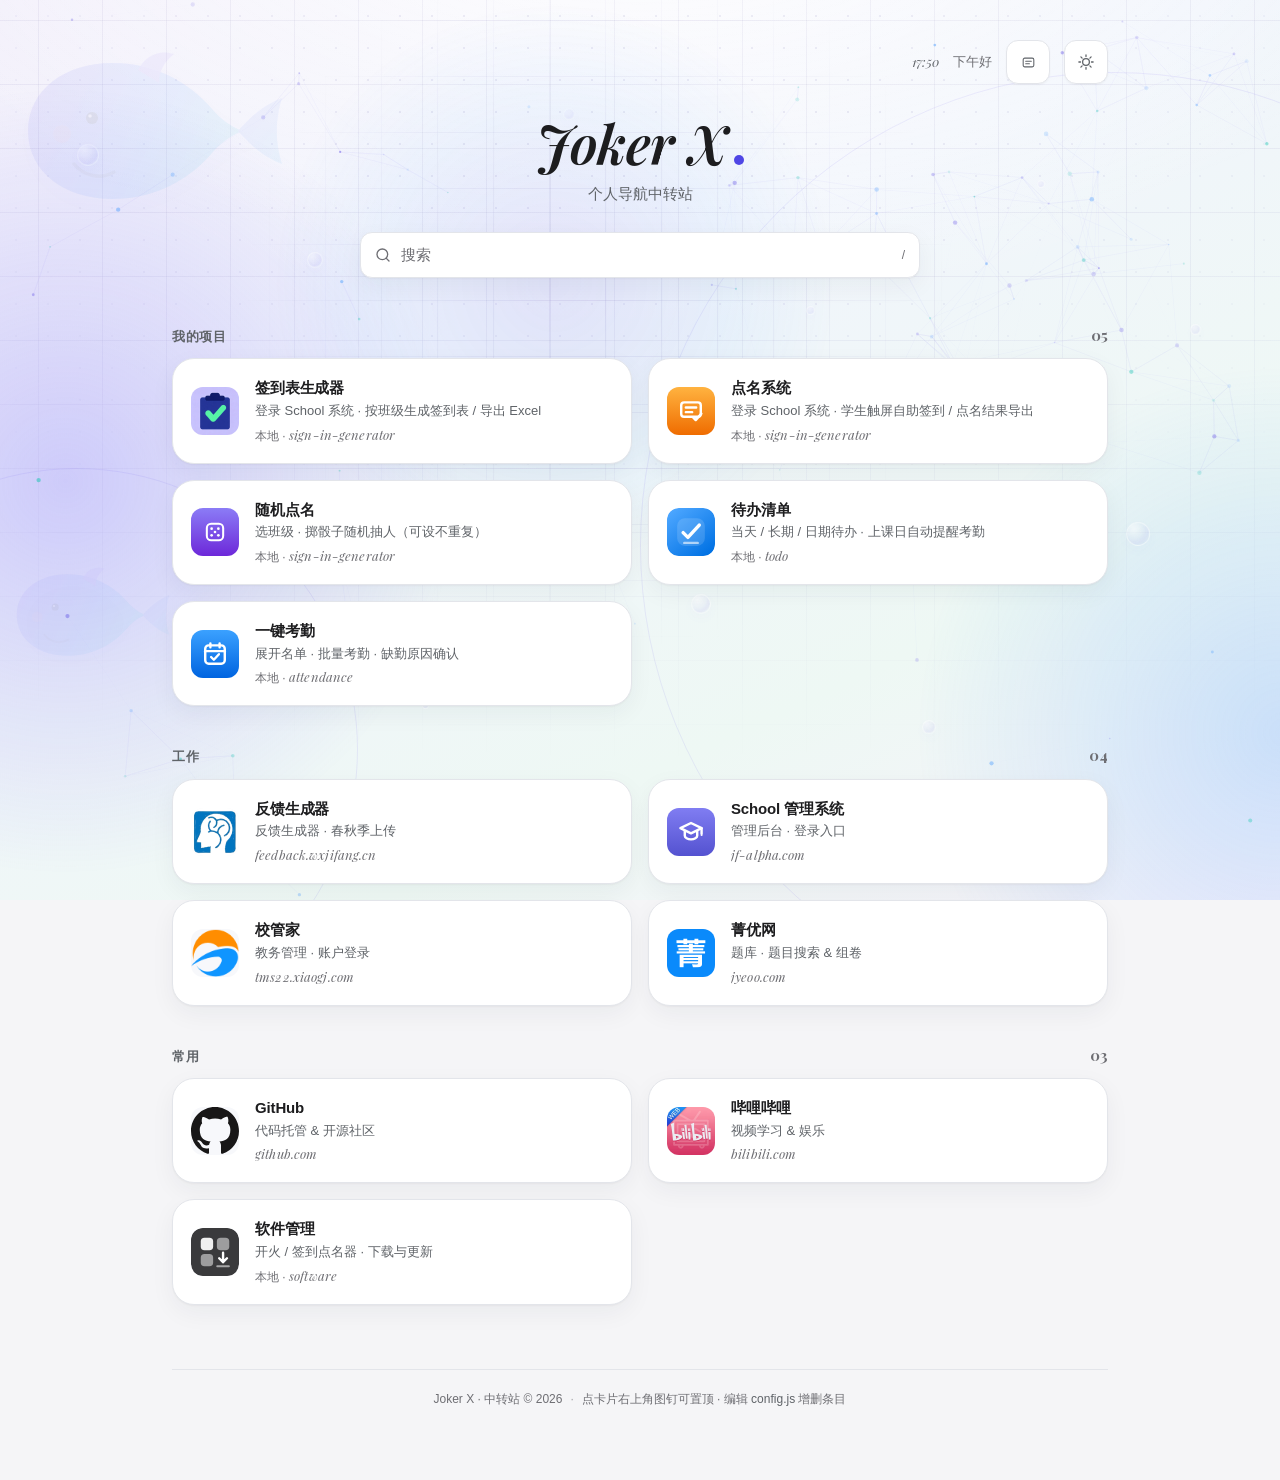
<file: index.html>
<!DOCTYPE html>
<html lang="zh-CN">
<head>
  <meta charset="UTF-8">
  <meta name="viewport" content="width=device-width, initial-scale=1.0, viewport-fit=cover">
  <meta name="theme-color" content="#f5f5f7">
  <title>Joker X · 中转站</title>
  <meta name="description" content="Joker X 的个人导航中转站">
  <link rel="icon" type="image/png" href="assets/icons/avatar-64.png">
  <!-- 站点头像由 tools/set_site_avatar.py 从照片生成（64/180/192/512/maskable） -->
  <!-- PWA：安装到主屏幕（图标由 tools/make_pwa_icons.py 从安卓启动器资产生成） -->
  <link rel="manifest" href="manifest.webmanifest">
  <link rel="apple-touch-icon" href="assets/icons/avatar-180.png">
  <meta name="apple-mobile-web-app-capable" content="yes">
  <meta name="apple-mobile-web-app-title" content="中转站">
  <meta name="apple-mobile-web-app-status-bar-style" content="black-translucent">
  <meta name="mobile-web-app-capable" content="yes">
  <!-- 首屏主题：必须在样式表之前确定 data-theme，避免刷新时闪一下错误的颜色。
       独立成 theme.js 是为了兼容站点 CSP（script-src 'self' 会拦截内联脚本）。 -->
  <script src="theme.js"></script>
  <link rel="preload" href="assets/fonts/playfair-display-italic.woff2" as="font" type="font/woff2" crossorigin>
  <link rel="preload" href="assets/fonts/playfair-display.woff2" as="font" type="font/woff2" crossorigin>
  <link rel="stylesheet" href="projects/sign-in-generator/ui-tokens.css">
  <link rel="stylesheet" href="style.css?v=4">
  <!-- 动态背景层：光标光晕 + 微光网格 + 缓慢漂移色块（assets/ambient/） -->
  <link rel="stylesheet" href="assets/ambient/ambient.css?v=4">
  <script src="assets/ambient/ambient.js?v=4" defer></script>
  <!-- 鲸鱼娘桌宠（Live2D，素材 CC BY-NC-SA，见 assets/pet/NOTICE.md） -->
  <link rel="stylesheet" href="assets/pet/live2d-pet.css?v=3">
  <script src="assets/pet/live2d-pet.js?v=9" defer></script>
</head>
<body class="hub">
  <div class="app">
    <!-- 顶栏：右侧天气 / 时钟 / 问候 / 视图与主题切换 -->
    <div class="topbar">
      <span class="weather" id="weather" hidden>
        <span class="weather-icon" id="weatherIcon" aria-hidden="true"></span>
        <span class="weather-temp" id="weatherTemp"></span>
      </span>
      <span class="clock" id="clock">--:--</span>
      <span class="greeting" id="greeting">你好</span>
      <button class="view-toggle" id="viewToggle" type="button" title="切换卡片 / 图标视图" aria-label="切换卡片 / 图标视图">
        <svg class="view-icon view-icon--cards" viewBox="0 0 24 24" fill="none" stroke="currentColor" stroke-width="1.7" stroke-linecap="round" stroke-linejoin="round" aria-hidden="true"><rect x="3.5" y="5" width="17" height="14" rx="2.5"/><path d="M7.5 10h9M7.5 14h6"/></svg>
        <svg class="view-icon view-icon--grid" viewBox="0 0 24 24" fill="none" stroke="currentColor" stroke-width="1.7" stroke-linecap="round" stroke-linejoin="round" aria-hidden="true"><rect x="3.5" y="3.5" width="7.4" height="7.4" rx="2"/><rect x="13.1" y="3.5" width="7.4" height="7.4" rx="2"/><rect x="3.5" y="13.1" width="7.4" height="7.4" rx="2"/><rect x="13.1" y="13.1" width="7.4" height="7.4" rx="2"/></svg>
      </button>
      <button class="theme-toggle" id="themeToggle" type="button" title="切换深色 / 浅色" aria-label="切换深色 / 浅色">
        <svg class="theme-icon theme-icon--sun" viewBox="0 0 24 24" fill="none" stroke="currentColor" stroke-width="1.7" stroke-linecap="round" aria-hidden="true"><circle cx="12" cy="12" r="4.5"/><path d="M12 2.5v2.2M12 19.3v2.2M2.5 12h2.2M19.3 12h2.2M5.2 5.2l1.6 1.6M17.2 17.2l1.6 1.6M5.2 18.8l1.6-1.6M17.2 6.8l1.6-1.6"/></svg>
        <svg class="theme-icon theme-icon--moon" viewBox="0 0 24 24" fill="none" stroke="currentColor" stroke-width="1.7" stroke-linecap="round" stroke-linejoin="round" aria-hidden="true"><path d="M21 12.79A9 9 0 1 1 11.21 3a7 7 0 0 0 9.79 9.79Z"/></svg>
      </button>
    </div>

    <!-- 标题与搜索 -->
    <header class="hero">
      <h1 class="brand-title">Joker X<span class="brand-dot" aria-hidden="true"></span></h1>
      <p class="brand-sub">个人导航中转站</p>
      <div class="search-wrap">
        <div class="search-box">
          <svg class="search-icon" viewBox="0 0 24 24" fill="none" stroke="currentColor" stroke-width="2" stroke-linecap="round" stroke-linejoin="round" aria-hidden="true"><circle cx="11" cy="11" r="8"/><line x1="21" y1="21" x2="16.65" y2="16.65"/></svg>
          <input type="text" id="searchInput" class="search-input" placeholder="搜索" autocomplete="off" spellcheck="false" aria-label="搜索">
          <kbd class="search-kbd">/</kbd>
        </div>
      </div>
    </header>

    <!-- 分区卡片（由 app.js 按 config.js 渲染） -->
    <main class="sections" id="sections"></main>

    <!-- 空状态 -->
    <div class="empty" id="empty" hidden>
      <p class="empty-text">没有找到匹配的条目，换个关键词试试。</p>
    </div>

    <footer class="footer">
      <span>Joker X · 中转站 © <span id="year"></span></span>
      <span class="footer-sep" aria-hidden="true">·</span>
      <span>点卡片右上角图钉可置顶 · 编辑 <code>config.js</code> 增删条目</span>
    </footer>
  </div>

  <script src="config.js?v=3"></script>
  <script src="app.js?v=3"></script>
</body>
</html>
</file>
<file: projects/sign-in-generator/ui-tokens.css>
/* Shared visual tokens for the hub and the classroom tools. Used by the main hub and this sub-app. */
:root {
  color-scheme: light;

  --ui-font-sans: -apple-system, BlinkMacSystemFont, "Segoe UI", "PingFang SC",
    "Hiragino Sans GB", "Microsoft YaHei", "Noto Sans CJK SC",
    "Source Han Sans SC", "Helvetica Neue", Arial, sans-serif;
  --ui-font-cjk: "Noto Sans SC", "Source Han Sans SC", "PingFang SC",
    "Hiragino Sans GB", "Microsoft YaHei", sans-serif;

  --ui-bg: #f5f5f7;
  --ui-surface: #ffffff;
  --ui-surface-muted: #f7f8fb;
  --ui-text: #1d1d1f;
  --ui-text-strong: #111827;
  --ui-text-secondary: #5f6368;
  --ui-text-muted: #6e6e73;
  --ui-border: #e3e5ea;
  --ui-border-strong: #d1d5db;

  --ui-accent: #4f46e5;
  --ui-accent-hover: #4338ca;
  --ui-accent-soft: #eef2ff;
  --ui-accent-border: #c7d2fe;
  --ui-success: #059669;
  --ui-success-hover: #047857;
  --ui-warning: #b45309;
  --ui-danger: #dc2626;
  --ui-danger-hover: #b91c1c;

  --ui-radius-sm: 8px;
  --ui-radius-md: 12px;
  --ui-radius-lg: 14px;
  --ui-radius-xl: 22px;
  --ui-radius-pill: 999px;

  --ui-space-1: 4px;
  --ui-space-2: 8px;
  --ui-space-3: 12px;
  --ui-space-4: 16px;
  --ui-space-5: 24px;
  --ui-space-6: 32px;
  --ui-space-7: 48px;

  --ui-control-sm: 36px;
  --ui-control: 44px;
  --ui-control-lg: 48px;
  --ui-icon-sm: 16px;
  --ui-icon: 18px;
  --ui-icon-lg: 20px;

  --ui-focus-ring: rgba(79, 70, 229, 0.35);
  --ui-shadow-card: 0 1px 2px rgba(0, 0, 0, 0.04),
    0 8px 24px rgba(28, 32, 56, 0.05);
  --ui-duration-fast: 120ms;
  --ui-duration: 180ms;
  --ui-duration-slow: 280ms;
}

html[data-theme="dark"] {
  color-scheme: dark;

  --ui-bg: #000000;
  --ui-surface: #1c1c1e;
  --ui-surface-muted: #242428;
  --ui-text: #f5f5f7;
  --ui-text-strong: #ffffff;
  --ui-text-secondary: #b7b7bd;
  --ui-text-muted: #a1a1a6;
  --ui-border: rgba(255, 255, 255, 0.12);
  --ui-border-strong: rgba(255, 255, 255, 0.2);

  --ui-accent: #a5b4fc;
  --ui-accent-hover: #c7d2fe;
  --ui-accent-soft: rgba(99, 102, 241, 0.16);
  --ui-accent-border: rgba(165, 180, 252, 0.35);
  --ui-focus-ring: rgba(165, 180, 252, 0.5);
  --ui-shadow-card: 0 1px 2px rgba(0, 0, 0, 0.5),
    0 8px 24px rgba(0, 0, 0, 0.35);
}

/* One SVG family, one stroke language. Icons inherit the surrounding colour. */
.ui-icon-sprite {
  position: absolute;
  width: 0;
  height: 0;
  overflow: hidden;
  pointer-events: none;
}

.ui-icon {
  display: inline-block;
  flex: none;
  width: var(--ui-icon);
  height: var(--ui-icon);
  fill: none;
  stroke: currentColor;
  stroke-width: 1.8;
  stroke-linecap: round;
  stroke-linejoin: round;
  vertical-align: -0.18em;
  pointer-events: none;
}

.ui-icon--sm {
  width: var(--ui-icon-sm);
  height: var(--ui-icon-sm);
}

.ui-icon--lg {
  width: var(--ui-icon-lg);
  height: var(--ui-icon-lg);
}

.ui-icon-label {
  display: inline-flex;
  align-items: center;
  justify-content: center;
  gap: 6px;
}
</file>
<file: style.css>
/* ============================================================
   Joker X 中转站 · 样式表
   苹果风：浅灰底 / 白色圆角卡片 / 细腻阴影 / 苹果蓝点睛
   主题：html[data-theme="light" | "dark"]，深色变量直接写在
   html[data-theme="dark"] 选择器上，不嵌套 :root。
   全部使用扁平选择器，兼容旧内核浏览器。

   圆角：黄金比例（斐波那契）8 / 13 / 21，逐级 ×1.618
         --r-1 小元素 · --r-2 图标位/搜索框/按钮 · --r-3 卡片
   ============================================================ */

/* 品牌艺术衬线：Playfair Display（本地文件，wght 变量轴；斜体 600 用于字标） */
@font-face {
  font-family: 'Playfair Display';
  src: url('./assets/fonts/playfair-display.woff2') format('woff2');
  font-weight: 400 900;
  font-style: normal;
  font-display: swap;
}

@font-face {
  font-family: 'Playfair Display';
  src: url('./assets/fonts/playfair-display-italic.woff2') format('woff2');
  font-weight: 400 900;
  font-style: italic;
  font-display: swap;
}

:root {
  color-scheme: light;

  /* 浅灰底 / 白色卡片 / 文字 */
  --bg: var(--ui-bg);
  --bg-glow: radial-gradient(1100px 520px at 50% -160px, rgba(255, 255, 255, 0.9), rgba(255, 255, 255, 0) 66%);
  --card: var(--ui-surface);
  --ink: var(--ui-text);
  --ink-2: var(--ui-text-secondary);
  --ink-3: var(--ui-text-muted);

  /* 卡片描边与阴影 */
  --card-border: var(--ui-border);
  --card-border-hover: var(--ui-border-strong);
  --card-shadow: var(--ui-shadow-card);
  --card-shadow-hover: 0 2px 4px rgba(0, 0, 0, 0.05), 0 16px 40px rgba(0, 0, 0, 0.10);

  /* 图标位底色 */
  --icon-bg: var(--ui-surface-muted);

  /* 发丝线（页脚等） */
  --line: var(--ui-border);

  /* 唯一强调色与主站 / 子页共用 */
  --accent: var(--ui-accent);
  --focus-ring: var(--ui-focus-ring);

  /* 黄金比例圆角 */
  --r-1: var(--ui-radius-sm);
  --r-2: var(--ui-radius-md);
  --r-3: var(--ui-radius-xl);

  --font: var(--ui-font-sans);

  /* 艺术衬线：只用于展示性文字（字标、网址、时钟）。
     邀请码 / 学号等要照着抄的数据一律用系统字体正常显示，不用斜体。 */
  --font-en: 'Playfair Display', 'Palatino Linotype', 'Book Antiqua', Georgia, serif;
}

/* ---------- 深色主题变量 ---------- */
html[data-theme="dark"] {
  color-scheme: dark;

  --bg-glow: radial-gradient(1100px 520px at 50% -160px, rgba(255, 255, 255, 0.07), rgba(0, 0, 0, 0) 66%);
  --card-shadow-hover: 0 2px 4px rgba(0, 0, 0, 0.6), 0 16px 40px rgba(0, 0, 0, 0.55);

}

* {
  margin: 0;
  padding: 0;
  box-sizing: border-box;
}

/* hidden 属性必须生效：若有元素自带 display（如 .weather 的 inline-flex），
   会覆盖浏览器对 [hidden] 的默认隐藏；这条统一兜底。 */
[hidden] {
  display: none !important;
}

body {
  min-height: 100vh;
  font-family: var(--font);
  font-size: 14px;
  line-height: 1.5;
  background-color: var(--bg);
  background-image: var(--bg-glow);
  background-repeat: no-repeat;
  color: var(--ink);
  overflow-x: hidden;
  -webkit-font-smoothing: antialiased;
  -moz-osx-font-smoothing: grayscale;
  transition: background-color 0.3s ease, color 0.3s ease;
}

a {
  color: inherit;
  text-decoration: none;
  -webkit-tap-highlight-color: transparent;
}

button {
  -webkit-tap-highlight-color: transparent;
}

::selection {
  background: var(--accent);
  color: #fff;
}

a:focus-visible,
button:focus-visible {
  outline: 3px solid var(--focus-ring);
  outline-offset: 2px;
}

/* ---------- 主容器 ---------- */
.app {
  max-width: 1000px;
  margin: 0 auto;
  padding: 40px 32px 72px;
}

/* ---------- 顶栏：右侧工具区 ---------- */
.topbar {
  display: flex;
  justify-content: flex-end;
  align-items: center;
  flex-wrap: wrap;   /* 窄屏兜底：元素过多时换行而不是溢出裁切 */
  gap: 14px;
  margin-bottom: 30px;
}

.clock {
  font-family: var(--font-en);
  font-style: italic;
  font-size: 13px;
  color: var(--ink-2);
  font-variant-numeric: tabular-nums;
}

.greeting {
  font-size: 13px;
  color: var(--ink-3);
}

/* 天气小组件（open-meteo）：线描图标 + 温度，可选城市名 */
.weather {
  display: inline-flex;
  align-items: center;
  gap: 6px;
  color: var(--ink-2);
}

.weather-icon {
  display: inline-flex;
  width: 15px;
  height: 15px;
}

.weather-icon svg {
  width: 100%;
  height: 100%;
  display: block;
}

.weather-temp {
  font-size: 13px;
  font-variant-numeric: tabular-nums;
}

.weather-city {
  font-size: 12px;
  color: var(--ink-3);
  margin-left: 2px;
}

/* 主题 / 视图切换按钮：线描图标，不用 emoji */
.theme-toggle,
.view-toggle {
  width: var(--ui-control);
  height: var(--ui-control);
  display: inline-flex;
  align-items: center;
  justify-content: center;
  background: var(--card);
  border: 1px solid var(--card-border);
  border-radius: var(--r-2);
  box-shadow: 0 1px 2px rgba(0, 0, 0, 0.04);
  color: var(--ink-2);
  cursor: pointer;
  transition: color 0.2s ease, border-color 0.2s ease, transform 0.08s ease;
}

/* 点按轻反馈（与卡片一致的触屏手感） */
.theme-toggle:active,
.view-toggle:active {
  transform: scale(0.94);
}

@media (hover: hover) {
  .theme-toggle:hover,
  .view-toggle:hover {
    color: var(--ink);
    border-color: var(--card-border-hover);
  }
}

.theme-icon {
  width: var(--ui-icon);
  height: var(--ui-icon);
}

.theme-icon--sun { display: block; }
.theme-icon--moon { display: none; }

html[data-theme="dark"] .theme-icon--sun { display: none; }
html[data-theme="dark"] .theme-icon--moon { display: block; }

/* 视图切换：卡片视图显示"卡片"图标，图标视图显示"宫格"图标 */
.view-icon {
  width: 15px;
  height: 15px;
}

.view-icon--cards { display: block; }
.view-icon--grid { display: none; }

html[data-view="icons"] .view-icon--cards { display: none; }
html[data-view="icons"] .view-icon--grid { display: block; }

/* ---------- 标题区（居中） ---------- */
.hero {
  text-align: center;
}

.brand-title {
  font-family: 'Playfair Display', 'Palatino Linotype', 'Songti SC', Georgia, serif;
  font-style: italic;
  font-weight: 600;
  font-size: clamp(38px, 6.5vw, 54px);
  letter-spacing: -0.01em;
  line-height: 1.1;
}

.brand-dot {
  display: inline-block;
  width: 10px;
  height: 10px;
  margin-left: 7px;
  border-radius: 50%;
  background: var(--accent);
}

.brand-sub {
  margin-top: 10px;
  font-size: 15px;
  color: var(--ink-2);
}

/* ---------- 搜索（居中悬浮框） ---------- */
.search-wrap {
  max-width: 560px;
  margin: 26px auto 0;
}

.search-box {
  display: flex;
  align-items: center;
  gap: 10px;
  height: 46px;
  padding: 0 14px;
  background: var(--card);
  border: 1px solid var(--card-border);
  border-radius: var(--r-2);
  box-shadow: var(--card-shadow);
  transition: border-color 0.2s ease, box-shadow 0.2s ease;
}

/* 聚焦：苹果式蓝色光环 */
.search-box:focus-within {
  border-color: var(--accent);
  box-shadow: 0 0 0 4px var(--focus-ring);
}

.search-icon {
  width: 16px;
  height: 16px;
  flex: none;
  color: var(--ink-3);
}

.search-input {
  flex: 1;
  min-width: 0;
  border: 0;
  background: none;
  font-family: inherit;
  font-size: 15px;
  color: var(--ink);
}

.search-input:focus {
  outline: none;
}

.search-input::placeholder {
  color: var(--ink-3);
}

.search-kbd {
  font-family: inherit;
  font-size: 12px;
  color: var(--ink-3);
  pointer-events: none;
}

/* 触屏设备不显示键盘快捷键提示（手机上不存在的按键没有意义） */
@media (hover: none) {
  .search-kbd {
    display: none;
  }
}

/* ---------- 目录分区 ---------- */
.sections {
  margin-top: 46px;
}

.group + .group {
  margin-top: 38px;
}

.group-title {
  display: flex;
  align-items: baseline;
  justify-content: space-between;
  gap: 12px;
  margin-bottom: 12px;
}

.group-name {
  font-size: 13px;
  font-weight: 600;
  letter-spacing: 0.04em;
  color: var(--ink-2);
}

.group-count {
  font-family: 'Playfair Display', Georgia, serif;
  font-size: 15px;
  color: var(--ink-3);
  font-variant-numeric: tabular-nums;
}

/* ---------- 卡片 ---------- */
.card-grid {
  list-style: none;
  display: grid;
  grid-template-columns: repeat(auto-fill, minmax(340px, 1fr));
  gap: 16px;
}

.card-grid > li {
  display: flex;
}

.card {
  flex: 1;
  display: flex;
  align-items: center;
  gap: 16px;
  padding: 18px;
  background: var(--card);
  border: 1px solid var(--card-border);
  border-radius: var(--r-3);
  box-shadow: var(--card-shadow);
  transition: transform 0.3s cubic-bezier(0.2, 0, 0.2, 1),
              box-shadow 0.3s cubic-bezier(0.2, 0, 0.2, 1),
              border-color 0.3s ease;
}

/* 悬停：轻微上浮 + 阴影加深，仅在支持 hover 的设备上生效 */
@media (hover: hover) {
  .card:hover {
    transform: translateY(-1px);
    box-shadow: var(--card-shadow-hover);
    border-color: var(--card-border-hover);
  }
}

/* 触屏 / 点击轻反馈 */
.card:active {
  transform: scale(0.99);
}

/* 图标位：48px 圆角灰底，品牌 logo / favicon，兜底 mark 单字 */
.card-icon {
  flex: 0 0 48px;
  width: 48px;
  height: 48px;
  display: inline-flex;
  align-items: center;
  justify-content: center;
  border-radius: var(--r-2);
  background: var(--icon-bg);
  font-size: 20px;
  font-weight: 600;
  color: var(--ink);
}

/* 图标统一铺满整个 48px 图标位（App 贴片式），圆角继承灰底槽。
   品牌图标 / 站点 favicon / 自绘贴片各自自带底色，深浅色主题均无需特殊处理；
   加载失败时 img 移除，露出灰底槽显示 mark 单字兜底 */
.card-icon img {
  width: 100%;
  height: 100%;
  border-radius: inherit;
  object-fit: cover;
}

/* 深色主题下反转单色图标（如 GitHub 黑标 → 白标） */
html[data-theme="dark"] .card-icon img.mark-invert {
  filter: invert(1);
}

.card-body {
  display: flex;
  flex-direction: column;
  min-width: 0;
}

.card-name {
  font-size: 15px;
  font-weight: 600;
  letter-spacing: -0.01em;
  overflow: hidden;
  text-overflow: ellipsis;
  white-space: nowrap;
}

.card-desc {
  margin-top: 2px;
  font-size: 13px;
  line-height: 1.45;
  color: var(--ink-2);
  display: -webkit-box;
  -webkit-line-clamp: 2;
  -webkit-box-orient: vertical;
  overflow: hidden;
}

.card-host {
  margin-top: 4px;
  font-size: 12px;
  color: var(--ink-3);
  overflow: hidden;
  text-overflow: ellipsis;
  white-space: nowrap;
}

/* 网址用艺术斜体（中文前缀保持系统字体） */
.card-host .en {
  font-family: var(--font-en);
  font-style: italic;
  font-size: 13px;
  letter-spacing: 0.01em;
}

/* ---------- 图标视图（Launchpad 风） ---------- */
.icon-grid {
  list-style: none;
  display: grid;
  grid-template-columns: repeat(auto-fill, minmax(88px, 1fr));
  gap: 12px;
}

.icon-item {
  display: flex;
  flex-direction: column;
  align-items: center;
  gap: 8px;
  padding: 14px 8px 10px;
  background: var(--card);
  border: 1px solid var(--card-border);
  border-radius: var(--r-2);
  box-shadow: var(--card-shadow);
  min-width: 0;
  transition: transform 0.3s cubic-bezier(0.2, 0, 0.2, 1),
              box-shadow 0.3s cubic-bezier(0.2, 0, 0.2, 1),
              border-color 0.3s ease;
}

@media (hover: hover) {
  .icon-item:hover {
    transform: translateY(-1px);
    box-shadow: var(--card-shadow-hover);
    border-color: var(--card-border-hover);
  }
}

.icon-item:active {
  transform: scale(0.98);
}

/* 复用卡片图标位，但放大为 56px 贴片 */
.icon-item .card-icon {
  flex: 0 0 56px;
  width: 56px;
  height: 56px;
  font-size: 22px;
}

.icon-name {
  font-size: 12px;
  line-height: 1.35;
  color: var(--ink);
  text-align: center;
  display: -webkit-box;
  -webkit-line-clamp: 2;
  -webkit-box-orient: vertical;
  overflow: hidden;
}

/* ---------- 手动置顶 ---------- */
.card-grid > li,
.icon-grid > li {
  position: relative;
}

.pin-btn {
  position: absolute;
  top: 10px;
  right: 10px;
  z-index: 2;
  width: 28px;
  height: 28px;
  padding: 0;
  display: inline-flex;
  align-items: center;
  justify-content: center;
  border: 1px solid transparent;
  border-radius: 50%;
  background: var(--card);
  color: var(--ink-3);
  opacity: 0;
  transform: scale(0.9);
  cursor: pointer;
  transition: opacity 0.18s ease, transform 0.18s ease,
              color 0.18s ease, border-color 0.18s ease;
}

.pin-btn svg {
  width: 15px;
  height: 15px;
}

.card-grid > li:hover .pin-btn,
.card-grid > li:focus-within .pin-btn,
.icon-grid > li:hover .pin-btn,
.icon-grid > li:focus-within .pin-btn,
.pin-btn.is-pinned {
  opacity: 1;
  transform: none;
}

.pin-btn:hover {
  color: var(--accent);
  border-color: var(--card-border);
}

.pin-btn.is-pinned {
  color: var(--accent);
}

/* 图标视图：图钉缩小，避免压住图标 */
.icon-grid .pin-btn {
  top: 5px;
  right: 5px;
  width: 22px;
  height: 22px;
}

.icon-grid .pin-btn svg {
  width: 12px;
  height: 12px;
}

/* 卡片正文给右上角图钉留空间，长标题不会压到按钮 */
.card-grid .card-body {
  padding-right: 20px;
}

/* 触屏没有 hover：图钉常驻半透明，方便点 */
@media (hover: none) {
  .pin-btn {
    opacity: 0.6;
    transform: none;
  }
}

/* 置顶分区标题 */
.group--pinned .group-name {
  color: var(--accent);
}

.group-pin {
  width: 13px;
  height: 13px;
  margin-right: 5px;
  vertical-align: -2px;
}

/* 搜索键盘导航的选中态（两种视图通用） */
a.kbd-active {
  outline: 3px solid var(--focus-ring);
  outline-offset: 2px;
}

/* ---------- 空状态 ---------- */
.empty {
  margin-top: 64px;
  text-align: center;
}

.empty-text {
  font-size: 14px;
  color: var(--ink-2);
}

.load-error {
  font-size: 14px;
  color: var(--ink-2);
}

/* ---------- 页脚 ---------- */
.footer {
  display: flex;
  align-items: baseline;
  justify-content: center;
  flex-wrap: wrap;
  gap: 8px;
  margin-top: 64px;
  padding-top: 20px;
  border-top: 1px solid var(--line);
  font-size: 12px;
  color: var(--ink-3);
}

.footer code {
  font-family: inherit;
  color: var(--ink-2);
}

.footer-sep {
  opacity: 0.6;
}

/* ---------- 手机端适配 ---------- */
@media (max-width: 640px) {
  .app {
    padding: 28px max(20px, env(safe-area-inset-right)) max(56px, env(safe-area-inset-bottom)) max(20px, env(safe-area-inset-left));
  }

  .topbar {
    margin-bottom: 24px;
  }

  .search-wrap {
    margin-top: 22px;
  }

  .search-input {
    font-size: 16px; /* 避免 iOS 聚焦时自动放大页面 */
  }

  /* 手机端优先保留任务标题与说明，隐藏来源仓库等低频元数据。 */
  .card-host {
    display: none;
  }

  .sections {
    margin-top: 36px;
  }

  .group + .group {
    margin-top: 30px;
  }

  .card-grid {
    grid-template-columns: 1fr;
    gap: 14px;
  }

  .icon-grid {
    grid-template-columns: repeat(auto-fill, minmax(76px, 1fr));
    gap: 10px;
  }

  .icon-item {
    padding: 12px 6px 9px;
  }

  .icon-item .card-icon {
    flex-basis: 48px;
    width: 48px;
    height: 48px;
    font-size: 19px;
  }

  .card {
    padding: 16px;
    gap: 14px;
    border-radius: var(--r-3);
  }

  .card-icon {
    flex-basis: 44px;
    width: 44px;
    height: 44px;
    border-radius: var(--r-2);
    font-size: 18px;
  }

  .footer {
    margin-top: 52px;
  }
}

/* ---------- 动效收敛 ---------- */
@media (prefers-reduced-motion: reduce) {
  * {
    transition-duration: 0.01ms !important;
    animation-duration: 0.01ms !important;
  }
}
</file>
<file: assets/ambient/ambient.css>
/* ============================================================
   Joker X · 动态交互背景层
   ------------------------------------------------------------
   设计方向（2026-10-24 重做）：
     · 参考「技术感淡彩」：淡紫 → 冰蓝 → 薄荷的柔光渐变
     · 细网格 + 点阵 + 极淡的等高线圆环，制造“图纸 / 水面”质感
     · 少量漂浮气泡；首页额外有两条圆滚滚的「大肥鱼」缓慢游过
     · 鼠标光晕 + 网格跟随（保留原有交互，不抢内容）

   性能约定：
     1. 只有一层 fixed 容器，z-index:-1，pointer-events:none，打印隐藏；
     2. 所有漂移 / 游动只改 transform，不触发布局；
     3. 光标跟随用单个 rAF，静止后自动停表；触屏 / 减弱动效不跑循环；
     4. 鱼和气泡全部由 CSS 动画驱动，不增加 JS 帧循环。
   ============================================================ */

.jx-ambient {
  position: fixed;
  inset: 0;
  z-index: -1;
  overflow: hidden;
  pointer-events: none;
  contain: strict;

  /* 浅色：柔光淡彩底 */
  background-color: #f4f3fb;
  background-image:
    radial-gradient(1200px 720px at 50% -14%, rgba(255, 255, 255, 0.98), rgba(255, 255, 255, 0) 64%),
    linear-gradient(155deg, #f3f0fb 0%, #f1f5fc 38%, #eef8f4 72%, #f6f2fb 100%);

  /* 网格 / 点阵 */
  --jx-grid: rgba(86, 74, 160, 0.075);
  --jx-dot: rgba(86, 74, 160, 0.18);
  --jx-grid-accent: rgba(86, 74, 160, 0.12);

  /* 光标光晕 */
  --jx-glow-core: rgba(108, 92, 231, 0.12);
  --jx-glow-edge: rgba(74, 158, 255, 0.06);

  /* 漂移色块：紫 / 蓝 / 薄荷 */
  --jx-blob-violet: rgba(124, 108, 246, 0.30);
  --jx-blob-sky: rgba(74, 158, 255, 0.24);
  --jx-blob-mint: rgba(0, 194, 168, 0.20);

  /* 圆环 / 气泡 / 鱼 */
  --jx-ring: rgba(108, 92, 231, 0.10);
  --jx-bubble-border: rgba(255, 255, 255, 0.75);
  --jx-bubble-tint: rgba(167, 139, 250, 0.10);
  --jx-fish-opacity: 0.12;

  --jx-grain-opacity: 0.05;
  --jx-veil: rgba(255, 255, 255, 0.20);
}

html[data-theme="dark"] .jx-ambient {
  background-color: #080c16;
  background-image:
    radial-gradient(1100px 650px at 50% -12%, rgba(99, 102, 241, 0.16), rgba(0, 0, 0, 0) 64%),
    linear-gradient(155deg, #080c16 0%, #0a1020 40%, #081614 74%, #0b0a16 100%);

  --jx-grid: rgba(255, 255, 255, 0.045);
  --jx-dot: rgba(255, 255, 255, 0.12);
  --jx-grid-accent: rgba(255, 255, 255, 0.06);

  --jx-glow-core: rgba(99, 102, 241, 0.24);
  --jx-glow-edge: rgba(56, 189, 248, 0.09);

  --jx-blob-violet: rgba(99, 102, 241, 0.34);
  --jx-blob-sky: rgba(14, 165, 233, 0.24);
  --jx-blob-mint: rgba(20, 184, 166, 0.20);

  --jx-ring: rgba(165, 180, 252, 0.12);
  --jx-bubble-border: rgba(255, 255, 255, 0.16);
  --jx-bubble-tint: rgba(125, 211, 252, 0.06);
  --jx-fish-opacity: 0.22;

  --jx-grain-opacity: 0.075;
  --jx-veil: rgba(255, 255, 255, 0.04);
}

/* ---------- 漂移色块层（视差容器） ---------- */
.jx-ambient__field {
  position: absolute;
  inset: -12%;
  will-change: transform;
}

.jx-ambient__blob {
  position: absolute;
  border-radius: 50%;
  will-change: transform;
  animation: jx-ambient-drift-a 46s ease-in-out infinite;
}

.jx-ambient__blob--violet {
  left: -12%;
  top: -24%;
  width: 64vw;
  height: 64vw;
  background: radial-gradient(circle, var(--jx-blob-violet) 0%, transparent 68%);
  animation-duration: 56s;
}

.jx-ambient__blob--sky {
  right: -14%;
  top: 2%;
  width: 58vw;
  height: 58vw;
  background: radial-gradient(circle, var(--jx-blob-sky) 0%, transparent 70%);
  animation-name: jx-ambient-drift-b;
  animation-duration: 68s;
  animation-delay: -12s;
}

.jx-ambient__blob--mint {
  left: 24%;
  bottom: -30%;
  width: 62vw;
  height: 62vw;
  background: radial-gradient(circle, var(--jx-blob-mint) 0%, transparent 72%);
  animation-name: jx-ambient-drift-c;
  animation-duration: 78s;
  animation-delay: -27s;
}

@keyframes jx-ambient-drift-a {
  0%, 100% { transform: translate3d(0, 0, 0) scale(1); }
  33%      { transform: translate3d(4vw, 3vh, 0) scale(1.06); }
  66%      { transform: translate3d(-3vw, 6vh, 0) scale(0.96); }
}

@keyframes jx-ambient-drift-b {
  0%, 100% { transform: translate3d(0, 0, 0) scale(1); }
  40%      { transform: translate3d(-5vw, 4vh, 0) scale(1.05); }
  72%      { transform: translate3d(-1vw, -3vh, 0) scale(0.95); }
}

@keyframes jx-ambient-drift-c {
  0%, 100% { transform: translate3d(0, 0, 0) scale(0.98); }
  36%      { transform: translate3d(4vw, -4vh, 0) scale(1.07); }
  70%      { transform: translate3d(-4vw, -1vh, 0) scale(1); }
}

/* ---------- 细网格 + 点阵 ---------- */
.jx-ambient__grid {
  position: absolute;
  inset: -12%;
  background-image:
    linear-gradient(to right, var(--jx-grid) 1px, transparent 1px),
    linear-gradient(to bottom, var(--jx-grid) 1px, transparent 1px);
  background-size: 64px 64px;
  -webkit-mask-image: radial-gradient(120% 88% at 50% 0%, #000 42%, transparent 92%);
  mask-image: radial-gradient(120% 88% at 50% 0%, #000 42%, transparent 92%);
  opacity: 0.9;
}

.jx-ambient__dots {
  position: absolute;
  inset: 0;
  background-image: radial-gradient(circle, var(--jx-dot) 1.1px, transparent 1.5px);
  background-size: 32px 32px;
  -webkit-mask-image: radial-gradient(100% 78% at 50% 8%, #000 18%, transparent 76%);
  mask-image: radial-gradient(100% 78% at 50% 8%, #000 18%, transparent 76%);
  opacity: 0.55;
}

/* ---------- 细尘粒子 + 星座连线（canvas） ---------- */
.jx-ambient__particles {
  position: absolute;
  inset: 0;
  width: 100%;
  height: 100%;
  pointer-events: none;
  opacity: 0.9;
}

/* ---------- 等高线圆环 ---------- */
.jx-ambient__ring {
  position: absolute;
  width: 74vw;
  height: 74vw;
  right: -24vw;
  top: 8vh;
  border: 1px solid var(--jx-ring);
  border-radius: 50%;
  animation: jx-ambient-ring 90s linear infinite;
}

.jx-ambient__ring--small {
  width: 44vw;
  height: 44vw;
  left: -16vw;
  top: 52vh;
  right: auto;
  animation-duration: 120s;
  animation-direction: reverse;
}

@keyframes jx-ambient-ring {
  from { transform: rotate(0deg) translate3d(0, 0, 0); }
  to   { transform: rotate(360deg) translate3d(0, 0, 0); }
}

/* ---------- 漂浮气泡 ---------- */
.jx-ambient__bubbles {
  position: absolute;
  inset: 0;
}

.jx-ambient__bubble {
  position: absolute;
  border-radius: 50%;
  border: 1px solid var(--jx-bubble-border);
  background: radial-gradient(circle at 30% 26%,
    rgba(255, 255, 255, 0.95),
    rgba(255, 255, 255, 0.18) 44%,
    var(--jx-bubble-tint) 68%,
    transparent 72%);
  box-shadow:
    inset -4px -6px 10px rgba(108, 92, 231, 0.10),
    0 4px 14px rgba(108, 92, 231, 0.06);
  opacity: 0.55;
  animation: jx-ambient-bubble var(--dur, 18s) ease-in-out infinite;
  animation-delay: var(--delay, 0s);
  will-change: transform;
}

html[data-theme="dark"] .jx-ambient__bubble {
  background: radial-gradient(circle at 30% 26%,
    rgba(255, 255, 255, 0.55),
    rgba(255, 255, 255, 0.06) 46%,
    var(--jx-bubble-tint) 70%,
    transparent 72%);
  box-shadow: inset -4px -6px 10px rgba(125, 211, 252, 0.08);
  opacity: 0.35;
}

@keyframes jx-ambient-bubble {
  0%, 100% { transform: translate3d(0, 0, 0) scale(1); }
  50%      { transform: translate3d(4px, -18px, 0) scale(1.05); }
}

/* ---------- 大肥鱼：只在首页出现，像水印一样游过 ---------- */
.jx-ambient__fish {
  position: absolute;
  left: 0;
  width: var(--w, 300px);
  opacity: var(--jx-fish-opacity);
  animation: jx-ambient-swim var(--dur, 82s) linear infinite;
  animation-delay: var(--delay, -30s);
  will-change: transform;
}

.jx-ambient__fish--a {
  --w: 300px;
  --dur: 82s;
  --delay: -20s;
  --bob: 7s;
  --bob-delay: -2s;
  top: 4%;
}

.jx-ambient__fish--b {
  --w: 180px;
  --dur: 104s;
  --delay: -64s;
  --bob: 9s;
  --bob-delay: -5s;
  top: 62%;
  opacity: calc(var(--jx-fish-opacity) * 0.8);
  animation-name: jx-ambient-swim-rev;
}

.jx-ambient__fish-bob {
  animation: jx-ambient-bob var(--bob, 7s) ease-in-out infinite;
  animation-delay: var(--bob-delay, -2s);
}

.jx-ambient__fish svg {
  display: block;
  width: 100%;
  height: auto;
  filter: drop-shadow(0 8px 24px rgba(108, 92, 231, 0.10));
}

html[data-theme="dark"] .jx-ambient__fish svg {
  filter: drop-shadow(0 8px 26px rgba(125, 211, 252, 0.10));
}

body:not(.hub) .jx-ambient__fish {
  display: none;
}

@keyframes jx-ambient-swim {
  from { transform: translate3d(-34vw, 0, 0) rotate(-1.5deg); }
  to   { transform: translate3d(136vw, -5vh, 0) rotate(1.5deg); }
}

@keyframes jx-ambient-swim-rev {
  from { transform: translate3d(136vw, 0, 0) scaleX(-1) rotate(1.5deg); }
  to   { transform: translate3d(-34vw, -4vh, 0) scaleX(-1) rotate(-1.5deg); }
}

@keyframes jx-ambient-bob {
  0%, 100% { transform: translateY(-6px); }
  50%      { transform: translateY(8px); }
}

/* ---------- 光标网格（慢）：mask 收边的一小块网格局 ---------- */
.jx-ambient__spot {
  position: absolute;
  left: 0;
  top: 0;
  width: 1000px;
  height: 1000px;
  background-image:
    linear-gradient(to right, var(--jx-grid-accent) 1px, transparent 1px),
    linear-gradient(to bottom, var(--jx-grid-accent) 1px, transparent 1px);
  background-size: 56px 56px;
  background-position: 0 0;
  opacity: 0.85;
  will-change: transform;
  -webkit-mask-image: radial-gradient(closest-side circle, #000 0%, rgba(0, 0, 0, 0.5) 42%, transparent 76%);
  mask-image: radial-gradient(closest-side circle, #000 0%, rgba(0, 0, 0, 0.5) 42%, transparent 76%);
}

/* ---------- 光标光晕（快）：柔和的 accent 光斑 ---------- */
.jx-ambient__glow {
  position: absolute;
  left: 0;
  top: 0;
  width: 760px;
  height: 760px;
  background: radial-gradient(closest-side circle, var(--jx-glow-core), var(--jx-glow-edge) 46%, transparent 74%);
  will-change: transform;
}

/* ---------- 顶部天光：把页面顶部压亮一点 ---------- */
.jx-ambient__veil {
  position: absolute;
  inset: -1px;
  background: radial-gradient(1200px 520px at 50% -12%, var(--jx-veil), transparent 72%);
}

/* ---------- 噪点：抹掉渐变的塑料感 ---------- */
.jx-ambient__grain {
  position: absolute;
  inset: 0;
  opacity: var(--jx-grain-opacity);
  mix-blend-mode: soft-light;
  background-image: url("data:image/svg+xml,%3Csvg xmlns='http://www.w3.org/2000/svg' width='160' height='160'%3E%3Cfilter id='n'%3E%3CfeTurbulence type='fractalNoise' baseFrequency='0.85' numOctaves='3' stitchTiles='stitch'/%3E%3C/filter%3E%3Crect width='160' height='160' filter='url(%23n)'/%3E%3C/svg%3E");
  background-size: 160px 160px;
}

/* ---------- 触屏设备：不追光标，只保留缓慢漂移 ---------- */
@media (hover: none), (pointer: coarse) {
  .jx-ambient__glow,
  .jx-ambient__spot {
    display: none;
  }
}

/* ---------- 平板：鱼缩小，避免和居中的标题叠在一起 ---------- */
@media (min-width: 721px) and (max-width: 900px) {
  .jx-ambient__fish--a {
    --w: 200px;
    --delay: -18s;
  }

  .jx-ambient__fish--b {
    display: none;
  }
}

/* ---------- 手机：鱼和标题容易叠在一起，只留气泡和网格 ---------- */
@media (max-width: 720px) {
  /* 手机上标题占满宽度，鱼容易和标题叠在一起：干脆只留气泡和网格 */
  .jx-ambient__fish,
  .jx-ambient__ring--small {
    display: none;
  }

  .jx-ambient__grid {
    background-size: 48px 48px;
  }
}

/* ---------- 打印：背景层不参与输出 ---------- */
@media print {
  .jx-ambient {
    display: none !important;
  }
}

/* ---------- 减弱动效：保留静态构图，停掉漂移 / 游动 ---------- */
@media (prefers-reduced-motion: reduce) {
  .jx-ambient__blob,
  .jx-ambient__bubble,
  .jx-ambient__fish,
  .jx-ambient__fish-bob,
  .jx-ambient__ring {
    animation: none !important;
  }

  .jx-ambient__fish--a {
    transform: translate3d(12vw, 0, 0);
  }

  .jx-ambient__fish--b {
    display: none;
  }
}
</file>
<file: assets/pet/live2d-pet.css>
/* ============================================================
   Joker X · 鲸鱼娘桌宠（Live2D 版）
   ------------------------------------------------------------
   代码 MIT（Andersen216/dsh-whale-girl-live2d），模型 CC BY-NC-SA 4.0；
   来源与许可见 assets/pet/NOTICE.md。

   约束：
     · 默认不加载模型（约 5 MB），点右下角「召唤鲸鱼娘」或上次召唤过才加载
     · 只在右下角占一块，不挡页面点击；拖拽只动自己
     · 30fps 上限 + 低分辨率上限，隐藏/切后台时停渲染
     · prefers-reduced-motion 时不自动播随机动作
     · 打印隐藏
   ============================================================ */

.jx-pet2 {
  --w: 240px;
  --h: 300px;
  position: fixed;
  left: 0;
  top: 0;
  width: var(--w);
  height: var(--h);
  z-index: 60;
  transform-origin: 100% 100%;
  touch-action: none;
  -webkit-user-select: none;
  user-select: none;
  -webkit-tap-highlight-color: transparent;
  cursor: grab;
  filter: drop-shadow(0 12px 18px rgba(16, 24, 40, 0.18));
  will-change: transform;
}

.jx-pet2.is-dragging {
  cursor: grabbing;
}

.jx-pet2 canvas {
  display: block;
  width: 100% !important;
  height: 100% !important;
}

.jx-pet2__bubble {
  position: absolute;
  right: 34px;
  bottom: calc(100% - 6px);
  max-width: 190px;
  padding: 8px 12px;
  border-radius: 14px;
  /* 固定深色字：之前用 var(--ink)，深色主题下变成白字白底，看不清 */
  background: #fff;
  color: #1d1d1f;
  font-size: 12.5px;
  line-height: 1.45;
  box-shadow: 0 6px 18px rgba(15, 23, 42, 0.14), 0 0 0 1px rgba(15, 23, 42, 0.06);
  opacity: 0;
  transform: translateY(4px);
  transition: opacity 0.18s ease, transform 0.18s ease;
  pointer-events: none;
}

.jx-pet2__bubble.is-on {
  opacity: 1;
  transform: translateY(0);
}

.jx-pet2__bubble::after {
  content: '';
  position: absolute;
  right: 16px;
  top: 100%;
  border: 6px solid transparent;
  border-top-color: #fff;
}

html[data-theme="dark"] .jx-pet2__bubble {
  background: #26262c;
  color: #f5f5f7;
  box-shadow: 0 6px 18px rgba(0, 0, 0, 0.5), 0 0 0 1px rgba(255, 255, 255, 0.1);
}

html[data-theme="dark"] .jx-pet2__bubble::after {
  border-top-color: #26262c;
}

/* 召唤 / 加载 / 召回 共用的小胶囊 */
.jx-pet2-chip {
  position: fixed;
  right: 16px;
  bottom: 16px;
  z-index: 60;
  display: inline-flex;
  align-items: center;
  gap: 6px;
  padding: 8px 14px;
  border: 1px solid rgba(15, 23, 42, 0.08);
  border-radius: 999px;
  background: rgba(255, 255, 255, 0.92);
  color: #374151;
  font-size: 12.5px;
  line-height: 1.2;
  box-shadow: 0 6px 18px rgba(15, 23, 42, 0.12);
  cursor: pointer;
  -webkit-backdrop-filter: blur(8px);
  backdrop-filter: blur(8px);
}

.jx-pet2-chip:active {
  transform: scale(0.97);
}

.jx-pet2-chip[disabled] {
  cursor: default;
  opacity: 0.72;
}

.jx-pet2-chip::before {
  content: '';
  width: 8px;
  height: 8px;
  border-radius: 50%;
  background: #4f46e5;
  box-shadow: 0 0 0 3px rgba(79, 70, 229, 0.16);
}

@media (max-width: 600px) {
  .jx-pet2 {
    --w: 180px;
    --h: 225px;
  }

  .jx-pet2__bubble {
    max-width: 160px;
    font-size: 12px;
  }

  .jx-pet2-chip {
    font-size: 12px;
    padding: 7px 12px;
  }
}

@media (prefers-reduced-motion: reduce) {
  .jx-pet2__bubble {
    transition: none;
  }
}

@media print {
  .jx-pet2,
  .jx-pet2-chip {
    display: none !important;
  }
}

/* ---------- 右键 / 长按菜单 ---------- */
.jx-pet2-menu {
  position: fixed;
  left: 0;
  top: 0;
  z-index: 61;
  width: 236px;
  max-height: 72vh;
  overflow: auto;
  padding: 10px 10px 8px;
  border-radius: 16px;
  background: #fff;
  color: #1d1d1f;
  box-shadow: 0 18px 40px rgba(15, 23, 42, 0.22), 0 0 0 1px rgba(15, 23, 42, 0.06);
  -webkit-overflow-scrolling: touch;
}

html[data-theme="dark"] .jx-pet2-menu {
  background: #1f1f24;
  color: #f5f5f7;
  box-shadow: 0 18px 40px rgba(0, 0, 0, 0.55), 0 0 0 1px rgba(255, 255, 255, 0.08);
}

.jx-pet2-menu-title {
  margin: 6px 4px;
  font-size: 11px;
  letter-spacing: 0.04em;
  color: #8a8f98;
}

html[data-theme="dark"] .jx-pet2-menu-title {
  color: #9aa0aa;
}

.jx-pet2-menu-chips {
  display: flex;
  flex-wrap: wrap;
  gap: 6px;
  padding: 0 2px 4px;
}

.jx-pet2-menu-chips button {
  padding: 5px 10px;
  border: 1px solid rgba(15, 23, 42, 0.1);
  border-radius: 999px;
  background: #f7f8fb;
  color: inherit;
  font: inherit;
  font-size: 12px;
  line-height: 1.2;
  cursor: pointer;
}

.jx-pet2-menu-chips button:hover {
  background: #eef2ff;
  border-color: rgba(79, 70, 229, 0.35);
}

html[data-theme="dark"] .jx-pet2-menu-chips button {
  background: #2a2a31;
  border-color: rgba(255, 255, 255, 0.1);
}

html[data-theme="dark"] .jx-pet2-menu-chips button:hover {
  background: #34344a;
  border-color: rgba(165, 180, 252, 0.4);
}

.jx-pet2-menu-actions {
  margin-top: 8px;
  padding-top: 6px;
  border-top: 1px solid rgba(15, 23, 42, 0.08);
}

html[data-theme="dark"] .jx-pet2-menu-actions {
  border-top-color: rgba(255, 255, 255, 0.1);
}

.jx-pet2-menu-actions button {
  display: block;
  width: 100%;
  padding: 8px 10px;
  border: 0;
  border-radius: 10px;
  background: none;
  color: inherit;
  font: inherit;
  font-size: 13px;
  text-align: left;
  cursor: pointer;
}

.jx-pet2-menu-actions button:hover {
  background: #f2f4f8;
}

html[data-theme="dark"] .jx-pet2-menu-actions button:hover {
  background: #2a2a31;
}

@media print {
  .jx-pet2-menu {
    display: none !important;
  }
}
</file>
